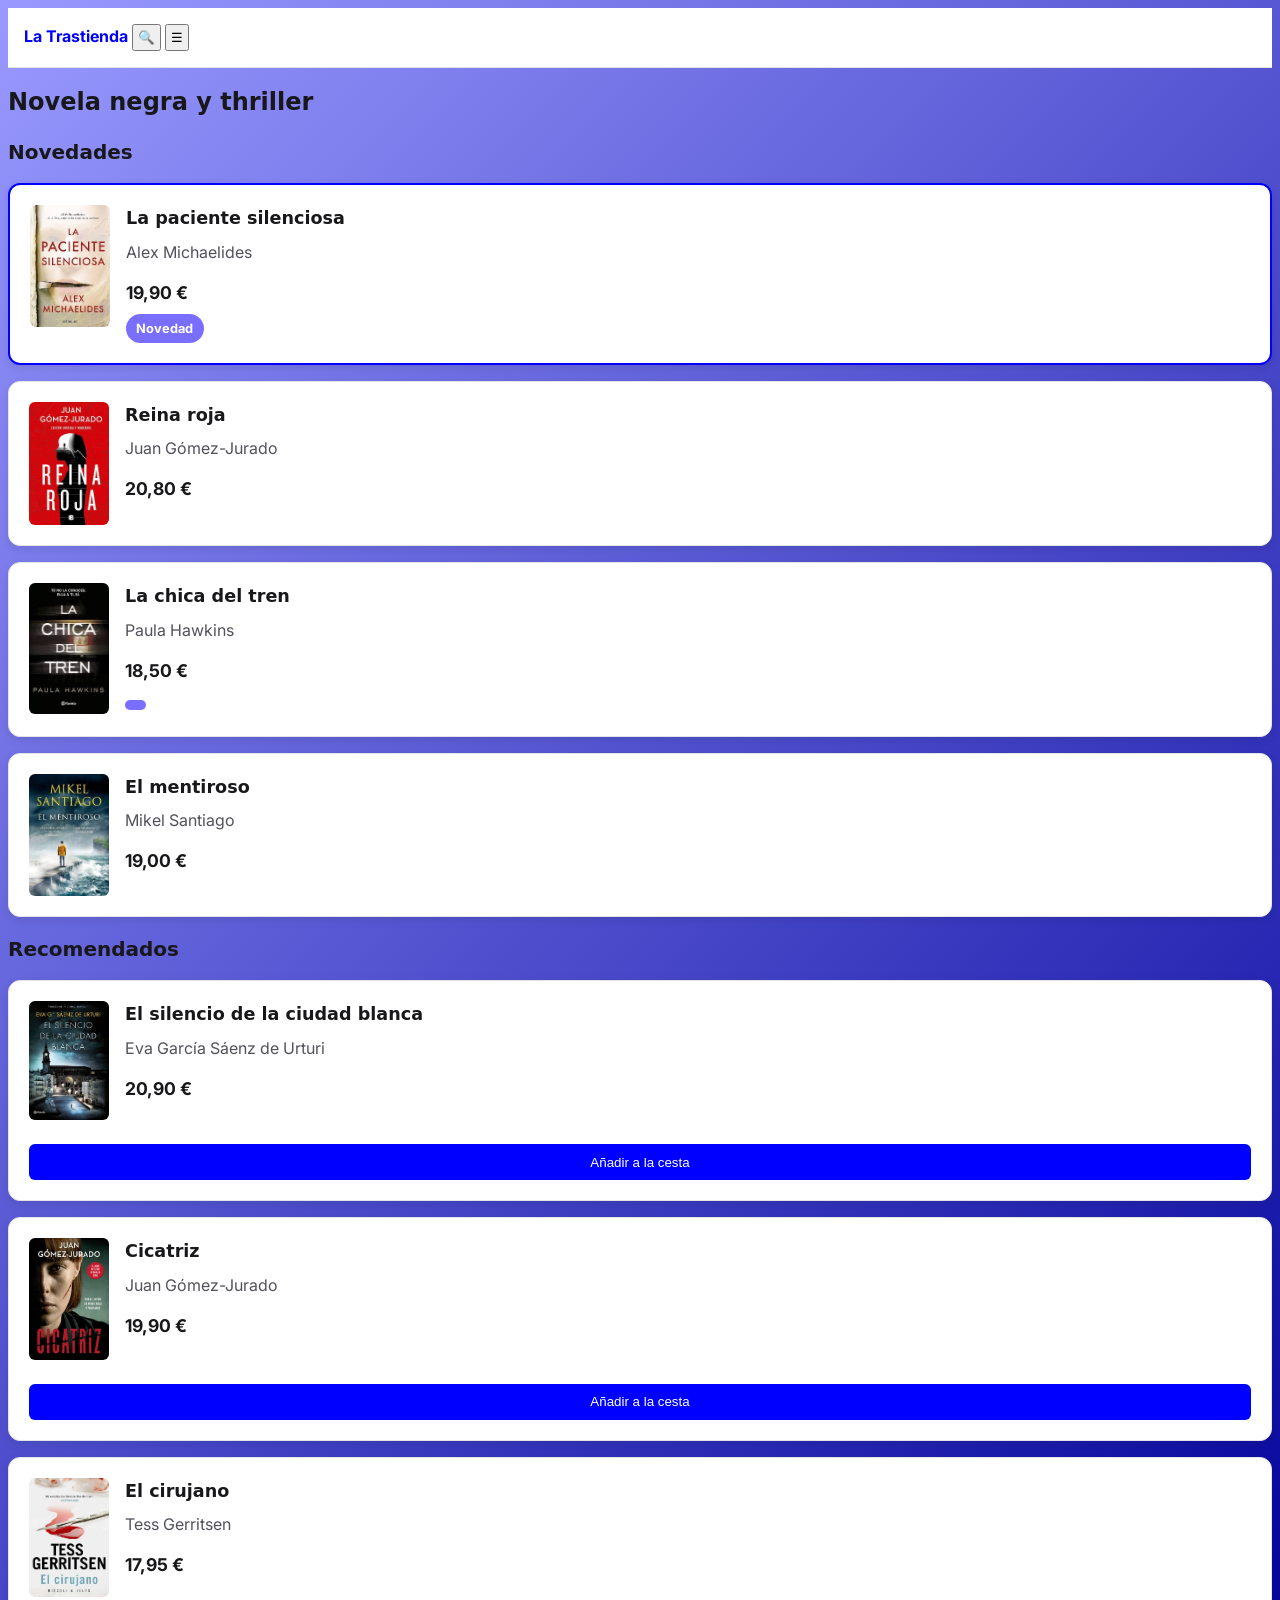
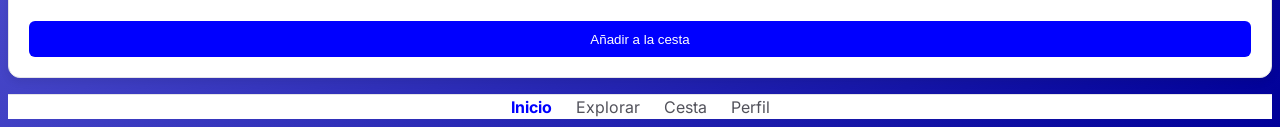
<file: trastienda-ud4/index.html>
<!DOCTYPE html>
<html lang="es">
<head>
    <meta charset="UTF-8">
    <meta name="viewport" content="width=device-width, initial-scale=1.0">
    <title>La trastienda</title>
    <!-- Preconexión DNS y TLS anticipada con los servidores de fuentes -->
    <link rel="preconnect" href="https://fonts.googleapis.com">
    <link rel="preconnect" href="https://fonts.gstatic.com" crossorigin>

    <!-- Carga de la hoja de estilos con display=swap -->
    <link href="https://fonts.googleapis.com/css2?family=Inter:wght@400;600;700&display=swap" rel="stylesheet">
    <link rel="stylesheet" href="css/estilos.css">
</head>
<body>
    <header>
    <a href="index.html">La Trastienda</a>
    <button type="button" aria-label="Buscar">🔍</button>
    <button type="button" aria-label="Abrir menú">☰</button>
  </header>

  <main>
    <h1>Novela negra y thriller</h1>

    <section>
      <h2>Novedades</h2>
      <article class="card">
        <img src="img/la-paciente-silenciosa.jpg" alt="Portada de La paciente silenciosa"/>
        <div>
          <h3><a href="detalle.html">La paciente silenciosa</a></h3>
          <p>Alex Michaelides</p>
          <p class="precio">19,90 €</p>
          <span class="badge">Novedad</span>
        </div>
      </article>
    <!-- más tarjetas -->
      <article class="card">
        <img src="img/reina-roja.jpg" alt="Portada de Reina roja"/>
        <div>
          <h3><a href="detalle.html">Reina roja</a></h3>
          <p>Juan Gómez-Jurado</p>
          <p class="precio">20,80 €</p>
        </div>
      </article>

      <article class="card">
        <img src="img/la-chica-del-tren.jpg" alt="Portada de La chica del tren"/>
        <div>
          <h3><a href="detalle.html">La chica del tren</a></h3>
          <p>Paula Hawkins</p>
          <p class="precio">18,50 €</p>
          <span class="badge"></span>
        </div>
      </article>
      
      <article class="card">
        <img src="img/el-mentiroso.jpg" alt="Portada de El mentiroso"/>
        <div>
          <h3><a href="detalle.html">El mentiroso</a></h3>
          <p>Mikel Santiago</p>
          <p class="precio">19,00 €</p>
        </div>
      </article>
    </section>

    <section>
      <h2>Recomendados</h2>
      <article class="card">
        <img src="img/el-silencio-de-la-ciudad-blanca.jpg" alt="Portada de El silencio de la ciudad blanca"/>
        <div>
          <h3><a href="detalle.html">El silencio de la ciudad blanca</a></h3>
          <p>Eva García Sáenz de Urturi</p>
          <p class="precio">20,90 €</p>
        </div>
        <button type="button">Añadir a la cesta</button>
      </article>
      <!-- más tarjetas -->
      <article class="card">
        <img src="img/cicatriz.jpg" alt="Portada de Cicatriz"/>
        <div>
          <h3><a href="detalle.html">Cicatriz</a></h3>
          <p>Juan Gómez-Jurado</p>
          <p class="precio">19,90 €</p>
        </div>
        <button type="button">Añadir a la cesta</button>
      </article>
      <article class="card">
        <img src="img/el-cirujano.jpg" alt="Portada de El cirujano"/>
        <div>
          <h3><a href="detalle.html">El cirujano</a></h3>
          <p>Tess Gerritsen</p>
          <p class="precio">17,95 €</p>
        </div>
        <button type="button">Añadir a la cesta</button>
      </article>
    </section>
  </main>

  <nav aria-label="Secciones de la app">
    <ul>
      <li><a href="index.html" aria-current="page">Inicio</a></li>
      <li><a href="explorar.html">Explorar</a></li>
      <li><a href="carrito.html">Cesta</a></li>
      <li><a href="perfil.html">Perfil</a></li>
    </ul>
  </nav>
</body>
</html>
</file>
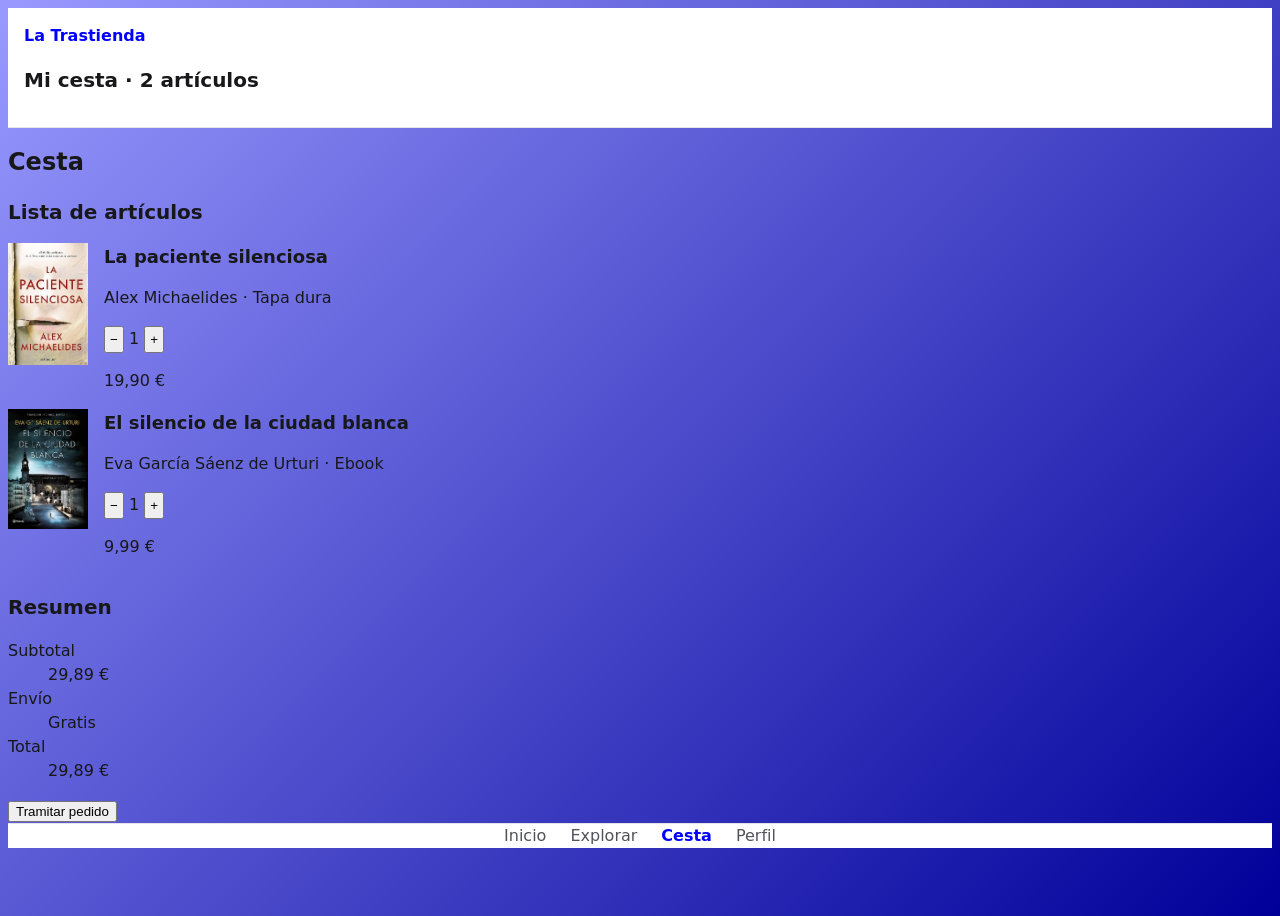
<file: trastienda-ud4/carrito.html>
<!doctype html>
<html lang="es">
  <head>
    <meta charset="UTF-8" />
    <meta name="viewport" content="width=device-width, initial-scale=1.0" />
    <title>Mi cesta</title>
    <link rel="stylesheet" href="css/estilos.css" />
  </head>
  <body>
    <header>
      <a href="index.html">La Trastienda</a>
      <h2>Mi cesta · 2 artículos</h2>
    </header>

    <main>
      <h1>Cesta</h1>

      <section id="articulos-carrito">
        <h2>Lista de artículos</h2>
        <article>
          <img src="img/la-paciente-silenciosa.jpg" alt="Portada de La paciente silenciosa"/>
          <div>
            <h3>La paciente silenciosa</h3>
            <p>Alex Michaelides · Tapa dura</p>
            <button type="button" aria-label="Quitar un ejemplar de La paciente silenciosa">−</button>
            <span>1</span>
            <button type="button" aria-label="Añadir un ejemplar de La paciente silenciosa">+</button>
            <p>19,90 €</p>
          </div>
        </article>

        <article>
          <img src="img/el-silencio-de-la-ciudad-blanca.jpg" alt="Portada de El silencio de la ciudad blanca"/>
          <div>
            <h3>El silencio de la ciudad blanca</h3>
            <p>Eva García Sáenz de Urturi · Ebook</p>
            <button type="button" aria-label="Quitar un ejemplar de El silencio de la ciudad blanca">−</button>
            <span>1</span>
            <button type="button" aria-label="Añadir un ejemplar de El silencio de la ciudad blanca">+</button>
            <p>9,99 €</p>
          </div>
        </article>
      </section>

      <section>
        <h2>Resumen</h2>
        <dl>
          <dt>Subtotal</dt> 
          <dd>29,89 €</dd>
          <dt>Envío</dt>
          <dd>Gratis</dd>
          <dt>Total</dt>
          <dd>29,89 €</dd>
        </dl>
        <button type="button">Tramitar pedido</button>
      </section>
    </main>

    <nav aria-label="Secciones de la app">
      <ul>
        <li><a href="index.html">Inicio</a></li>
        <li><a href="explorar.html">Explorar</a></li>
        <li><a href="carrito.html" aria-current="page">Cesta</a></li>
        <li><a href="perfil.html">Perfil</a></li>
      </ul>
    </nav>
  </body>
</html>
</file>
<file: trastienda-ud4/css/estilos.css>
:root {
    /* Escala primaria */
    --color-primary-50: #e6e6ff;
    --color-primary-100: #ccccff;
    --color-primary-200: #9999ff;
    --color-primary-300: #6666ff;
    --color-primary-400: #3333ff;
    --color-primary-500: #0000ff;
    --color-primary-600: #0000cc;
    --color-primary-700: #000099;
    --color-primary-800: #000066;
    --color-primary-900: #000033;

    /* Escala neutra */
    --color-neutral-50: #fafafa;
    --color-neutral-100: #f4f4f5;
    --color-neutral-200: #e4e4e7;
    --color-neutral-300: #d4d4d8;
    --color-neutral-400: #a1a1aa;
    --color-neutral-500: #71717a;
    --color-neutral-600: #52525b;
    --color-neutral-700: #3f3f46;
    --color-neutral-800: #27272a;
    --color-neutral-900: #18181b;

    /* Variables semánticas */
    --bg-page: var(--color-neutral-50);
    --bg-card: #ffffff;
    --text-main: var(--color-neutral-900);
    --text-muted: var(--color-neutral-600);

    --brand: var(--color-primary-500);
    --border-subtle: var(--color-neutral-200);
    
    --color-accent-oklch: oklch(65% 0.25 280);

    /* Variables tipográficas */
    --font-body: 'Inter', system-ui, sans-serif;
    --font-display: 'Plus Jakarta Sans', system-ui, sans-serif;

    /* Escala tipográfica */
    --text-xs: 0.75rem;    /* Caption (12 px) */
    --text-sm: 0.875rem;   /* Body Small (14 px) */
    --text-base: 1rem;     /* Body (16 px) */
    --text-lg: 1.125rem;   /* H3 (18 px) */
    --text-xl: 1.25rem;    /* H2 (20 px) */
    --text-2xl: 1.5rem;    /* H1 (24 px) */
    --text-3xl: 1.875rem;  /* Display (30 px) */
}

body {
    background: linear-gradient(135deg, var(--color-primary-200), var(--color-primary-700));
    min-height: 100vh;
    font-family: var(--font-body);
    font-size: 1rem;
    line-height: 1.5;
    color: var(--text-main);
}


/* TIPOGRAFÍA */

h1,
h2,
h3 {
    font-family: var(--font-display);
}

h1 {
    font-size: var(--text-2xl);
}

h2 {
    font-size: var(--text-xl);
}

h3 {
    font-size: var(--text-lg);
}

p {
    max-width: 65ch;
}




header {
    background-color: var(--bg-card);
    padding: 1rem;
    border-bottom: 1px solid var(--border-subtle);
}

header a {
    color: var(--brand);
    font-weight: 700;
    text-decoration: none;
}

a {
    color: #000055;
}

/* Integración de la imagen */
#articulos-carrito article {
    display: flex;
    align-items: flex-start;
    gap: 1rem;
}

#articulos-carrito article img {
    width: 80px;
    height: auto;
}

#articulos-carrito article h3 {
    margin: 0
}



/* SELECTORES */
h2 + .card {
    border: 2px solid var(--brand);
}

.badge:empty {
    display: none;
}

article:has(.badge:not(:empty)) {
    border: 2px solid var(--brand);
}

button[aria-label] {
    padding: 0.25rem;
}



/* Experimento con oklch */
.badge {
    background-color: var(--color-accent-oklch);
    color: white;
}

/* Anidamiento */
nav {
    background-color: var(--bg-card);
    border-top: 1px solid var(--border-subtle);

    ul {
        list-style: none;
        padding: 0;
        margin: 0;
        display: flex;
        justify-content: center;
        align-items: center;
        gap: 1.5rem;
    }

    a {
        color: var(--text-muted);
        text-decoration: none;

        &[aria-current="page"] {
            color: var(--brand);
            font-weight: 700;
        }

        &:hover {
            color: var(--text-main);
        }

        &:focus-visible {
            outline: 2px solid var(--brand);
        }
    }
}


article.card {
    background-color: var(--bg-card);
    border: 1px solid var(--border-subtle);
    border-radius: 12px;
    padding: 1.25rem;
    margin: 1rem 0;
    color: var(--text-main);
    box-shadow: 0 3px 8px rgb(24 24 27 / 10%);
    display: flex;
    flex-wrap: wrap;
    align-items: flex-start;
    gap: 1rem;

    h3 {
        margin: 0 0 0.5rem;
        font-size: 1.1rem;

        a {
            color: var(--text-main);
            text-decoration: none;

            &:hover {
                color: var(--brand);
            }
        }
    }

    img {
        width: 80px;
        height: auto;
        object-fit: cover;
        border-radius: 6px;
        flex-shrink: 0;
    }

    p {
        color: var(--text-muted);
        margin: 0.5rem 0;
        line-height: 1.5;
    }

    .precio {
        color: var(--text-main);
        font-weight: 700;
        font-size: 1.1rem;
        margin-top: 1rem;
    }

    .badge {
        display: inline-block;
        background-color: var(--color-accent-oklch);
        color: white;
        padding: 0.3rem 0.65rem;
        border-radius: 20px;
        font-size: 0.8rem;
        font-weight: 700;
    }

    button {
        flex: 0 0 100%;
        background-color: var(--brand);
        color: white;
        border: none;
        border-radius: 6px;
        padding: 0.65rem 1rem;
        margin-top: 0.5rem;
        cursor: pointer;
    }
}
</file>
